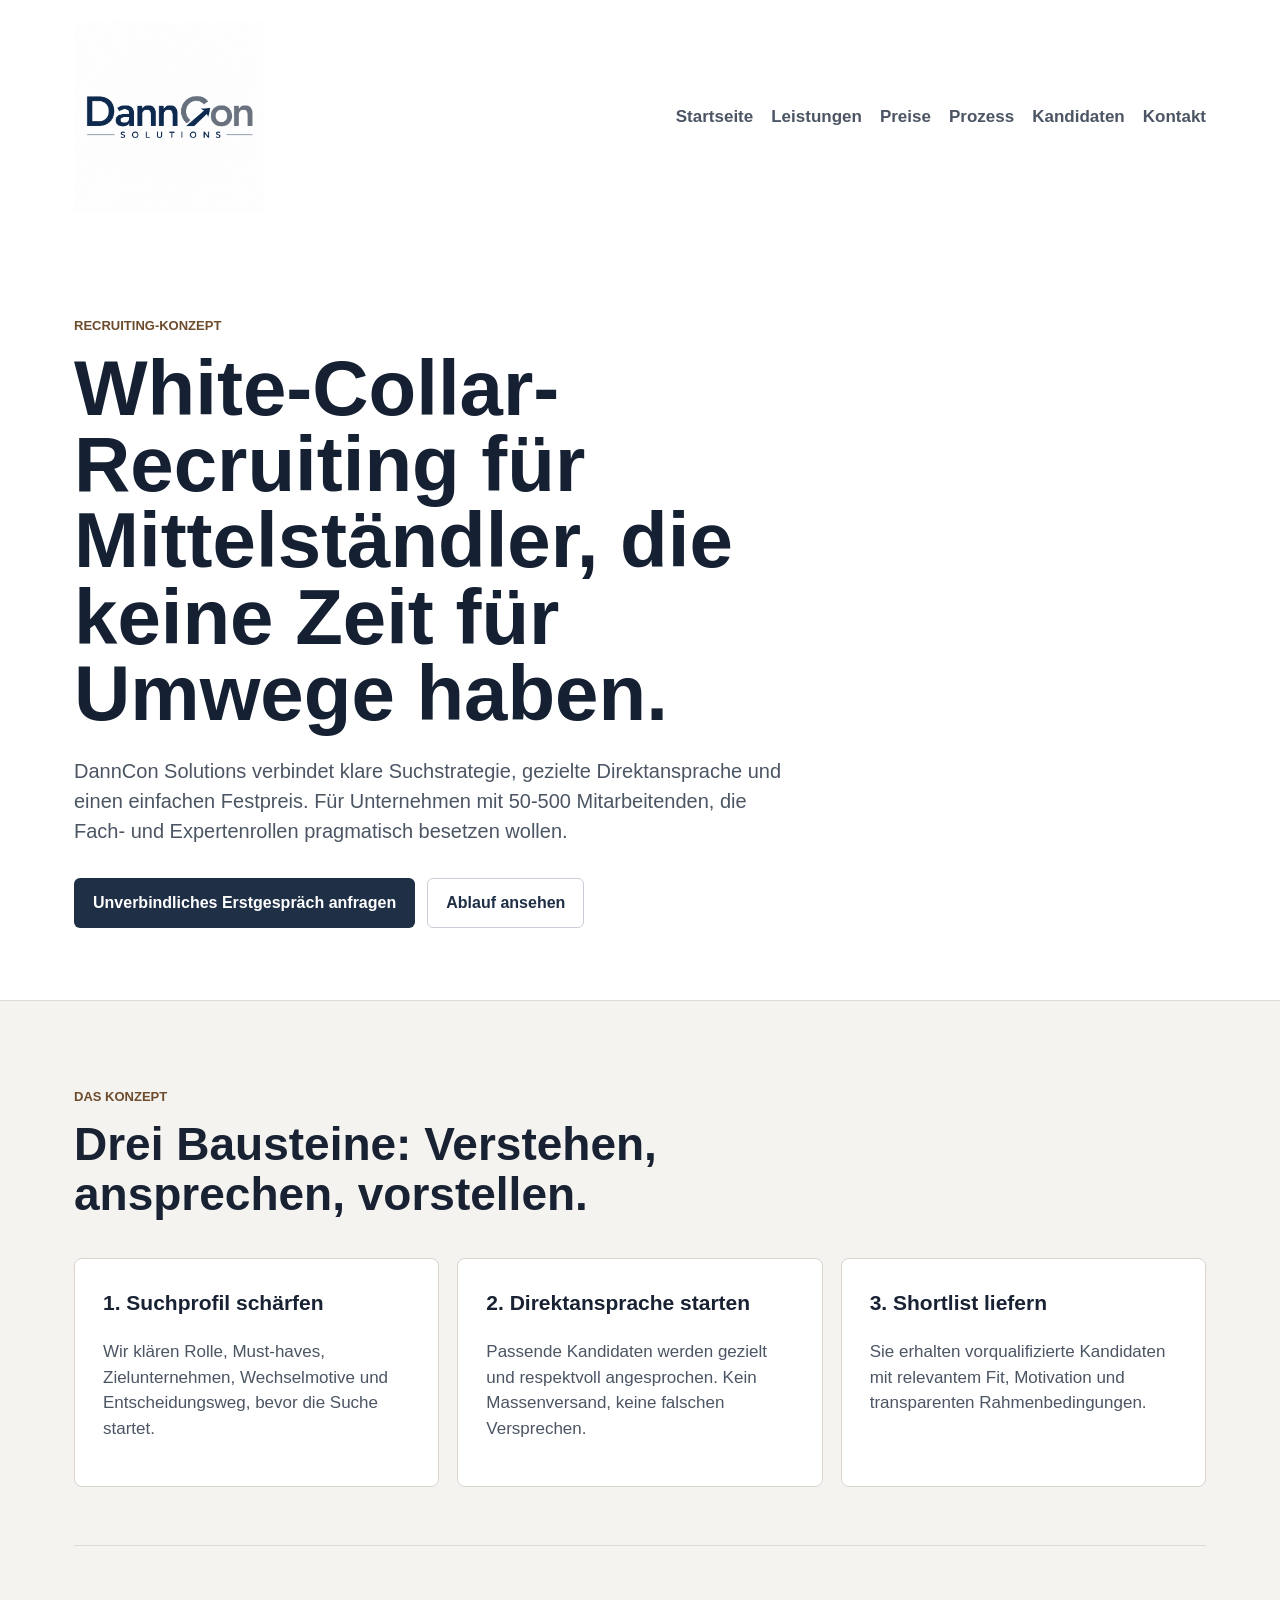
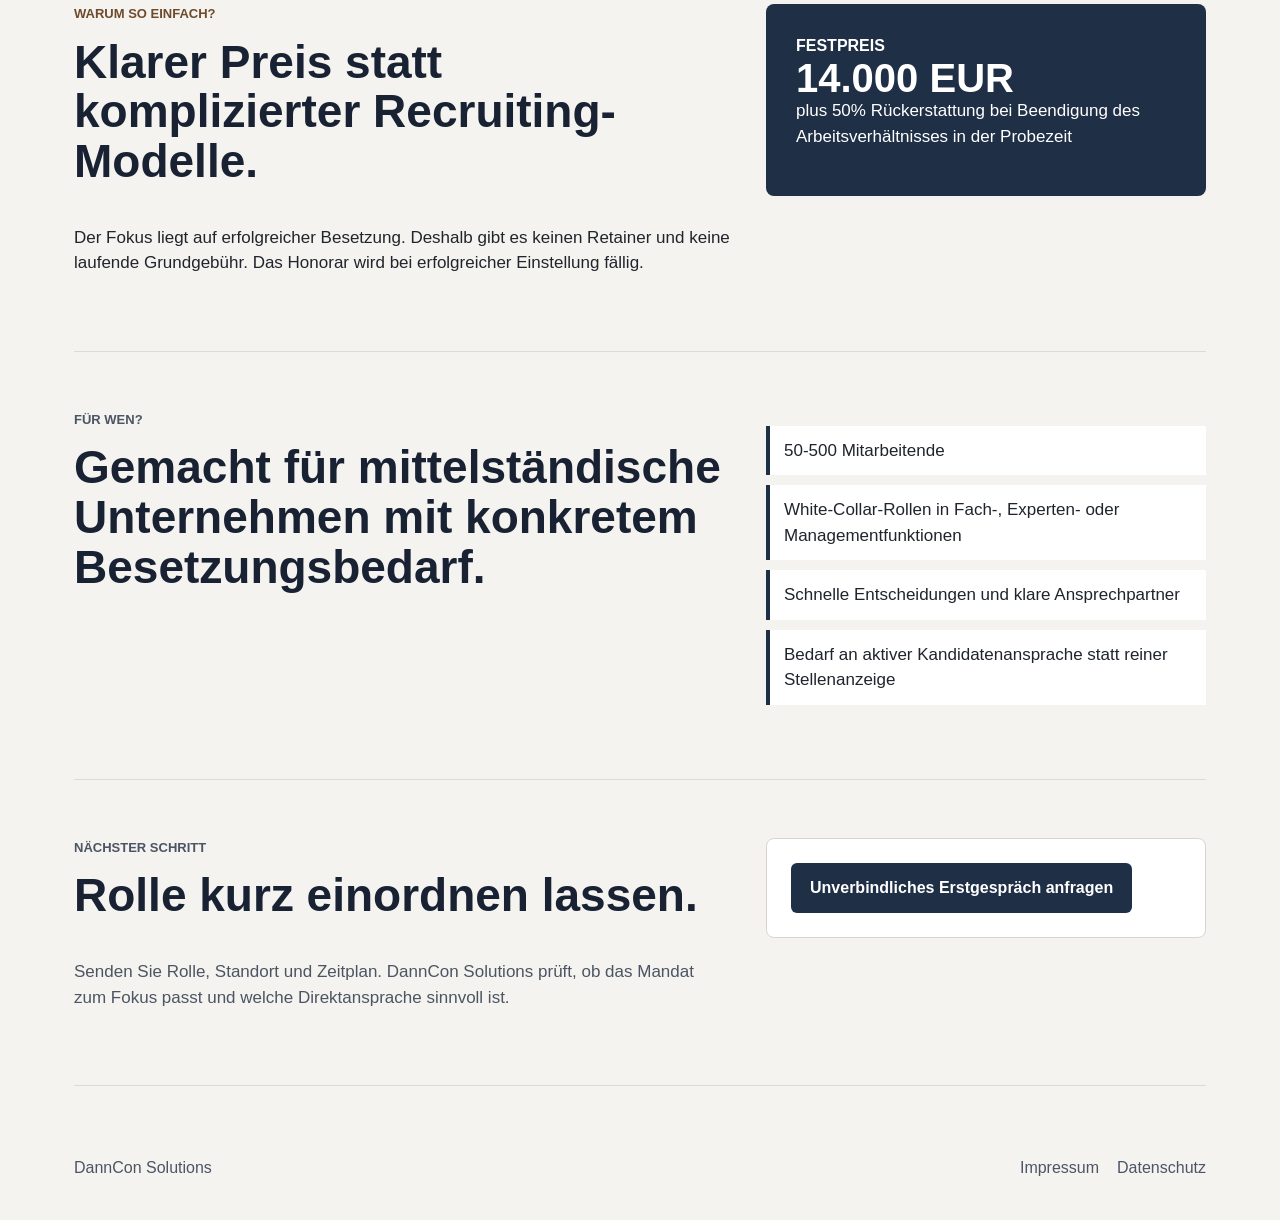
<file: index.html>
<!doctype html>
<html lang="de">
<head>
  <meta charset="utf-8" />
  <meta name="viewport" content="width=device-width, initial-scale=1" />
  <meta
    name="description"
    content="DannCon Solutions bietet White-Collar-Recruiting für mittelständische Unternehmen: klarer Festpreis, schnelle Direktansprache, erfolgsbasiert."
  />
  <title>DannCon Solutions | White-Collar-Recruiting für den Mittelstand</title>
  <link rel="stylesheet" href="styles.css" />
</head>
<body>
  <header class="site-header">
    <nav class="nav" aria-label="Hauptnavigation">
      <a class="brand" href="index.html" aria-label="DannCon Solutions Startseite">
        <img class="brand-logo" src="danncon-logo.png" alt="DannCon Solutions Logo" />
      </a>
      <div class="nav-links">
        <a href="index.html">Startseite</a>
        <a href="leistungen.html">Leistungen</a>
        <a href="preise.html">Preise</a>
        <a href="prozess.html">Prozess</a>
        <a href="kandidaten.html">Kandidaten</a>
        <a href="kontakt.html">Kontakt</a>
      </div>
    </nav>


    <section class="hero concept-hero hero-single" aria-labelledby="hero-title">
      <div class="hero-content">
        <p class="eyebrow">Recruiting-Konzept</p>
        <h1 id="hero-title">White-Collar-Recruiting für Mittelständler, die keine Zeit für Umwege haben.</h1>
        <p class="hero-text">
          DannCon Solutions verbindet klare Suchstrategie, gezielte Direktansprache und einen einfachen
          Festpreis. Für Unternehmen mit 50-500 Mitarbeitenden, die Fach- und Expertenrollen pragmatisch
          besetzen wollen.
        </p>
        <div class="hero-actions">
          <a class="button primary" href="kontakt.html">Unverbindliches Erstgespräch anfragen</a>
          <a class="button secondary" href="prozess.html">Ablauf ansehen</a>
        </div>
      </div>
    </section>
  </header>

  <main>
    <section class="section" aria-labelledby="konzept-title">
      <div class="section-heading">
        <p class="eyebrow">Das Konzept</p>
        <h2 id="konzept-title">Drei Bausteine: Verstehen, ansprechen, vorstellen.</h2>
      </div>
      <div class="cards three">
        <article class="card">
          <h3>1. Suchprofil schärfen</h3>
          <p>Wir klären Rolle, Must-haves, Zielunternehmen, Wechselmotive und Entscheidungsweg, bevor die Suche startet.</p>
        </article>
        <article class="card">
          <h3>2. Direktansprache starten</h3>
          <p>Passende Kandidaten werden gezielt und respektvoll angesprochen. Kein Massenversand, keine falschen Versprechen.</p>
        </article>
        <article class="card">
          <h3>3. Shortlist liefern</h3>
          <p>Sie erhalten vorqualifizierte Kandidaten mit relevantem Fit, Motivation und transparenten Rahmenbedingungen.</p>
        </article>
      </div>
    </section>

    <section class="section concept-band">
      <div>
        <p class="eyebrow">Warum so einfach?</p>
        <h2>Klarer Preis statt komplizierter Recruiting-Modelle.</h2>
        <p>
          Der Fokus liegt auf erfolgreicher Besetzung. Deshalb gibt es keinen Retainer und keine laufende
          Grundgebühr. Das Honorar wird bei erfolgreicher Einstellung fällig.
        </p>
      </div>
      <div class="pricing-box">
        <span>Festpreis</span>
        <strong>14.000 EUR</strong>
        <p>plus 50% Rückerstattung bei Beendigung des Arbeitsverhältnisses in der Probezeit</p>
      </div>
    </section>

    <section class="section split">
      <div>
        <p class="eyebrow">Für wen?</p>
        <h2>Gemacht für mittelständische Unternehmen mit konkretem Besetzungsbedarf.</h2>
      </div>
      <div>
        <ul class="check-list">
          <li>50-500 Mitarbeitende</li>
          <li>White-Collar-Rollen in Fach-, Experten- oder Managementfunktionen</li>
          <li>Schnelle Entscheidungen und klare Ansprechpartner</li>
          <li>Bedarf an aktiver Kandidatenansprache statt reiner Stellenanzeige</li>
        </ul>
      </div>
    </section>

    <section class="section contact-section">
      <div>
        <p class="eyebrow">Nächster Schritt</p>
        <h2>Rolle kurz einordnen lassen.</h2>
        <p>
          Senden Sie Rolle, Standort und Zeitplan. DannCon Solutions prüft, ob das Mandat zum
          Fokus passt und welche Direktansprache sinnvoll ist.
        </p>
      </div>
      <div class="cta-box">
        <a class="button primary" href="kontakt.html">Unverbindliches Erstgespräch anfragen</a>
      </div>
    </section>
  </main>

  <footer class="footer">
    <span>DannCon Solutions</span>
    <div>
      <a href="impressum.html">Impressum</a>
      <a href="datenschutz.html">Datenschutz</a>
    </div>
  </footer>
</body>
</html>
</file>
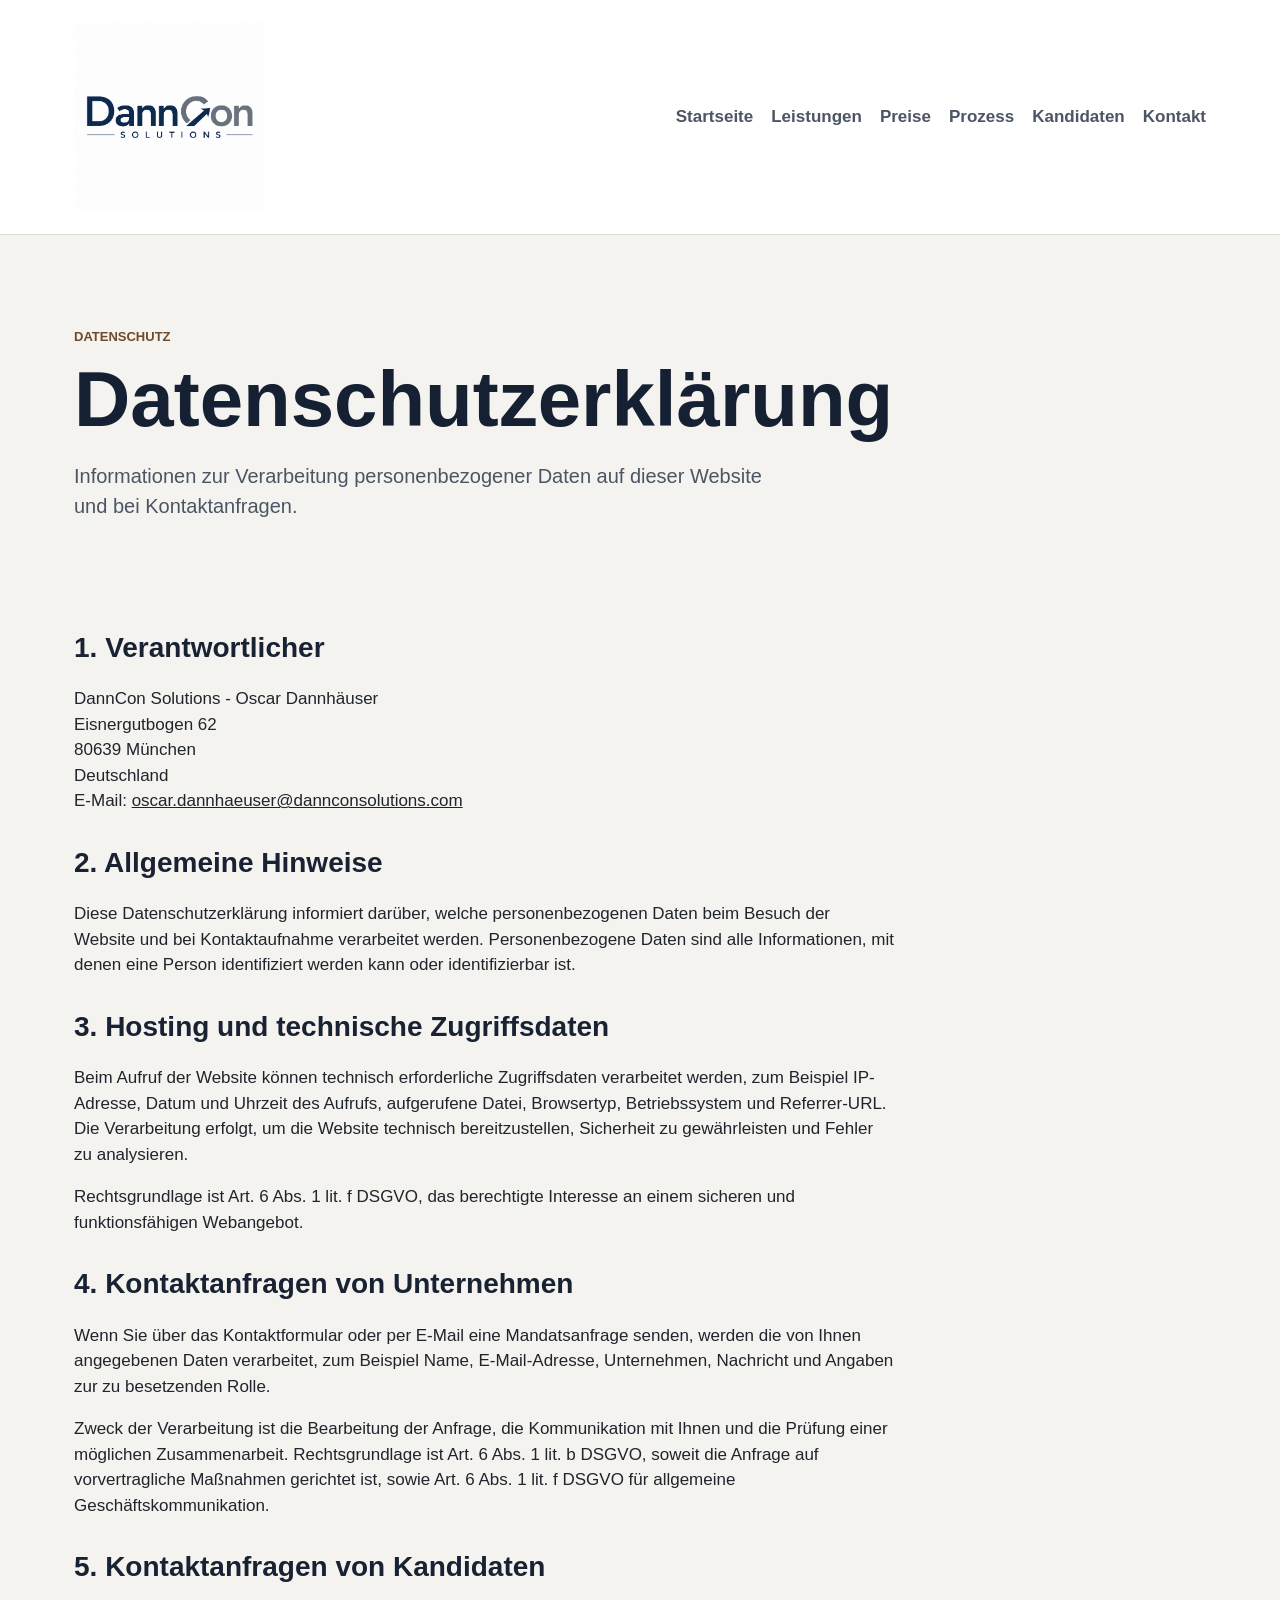
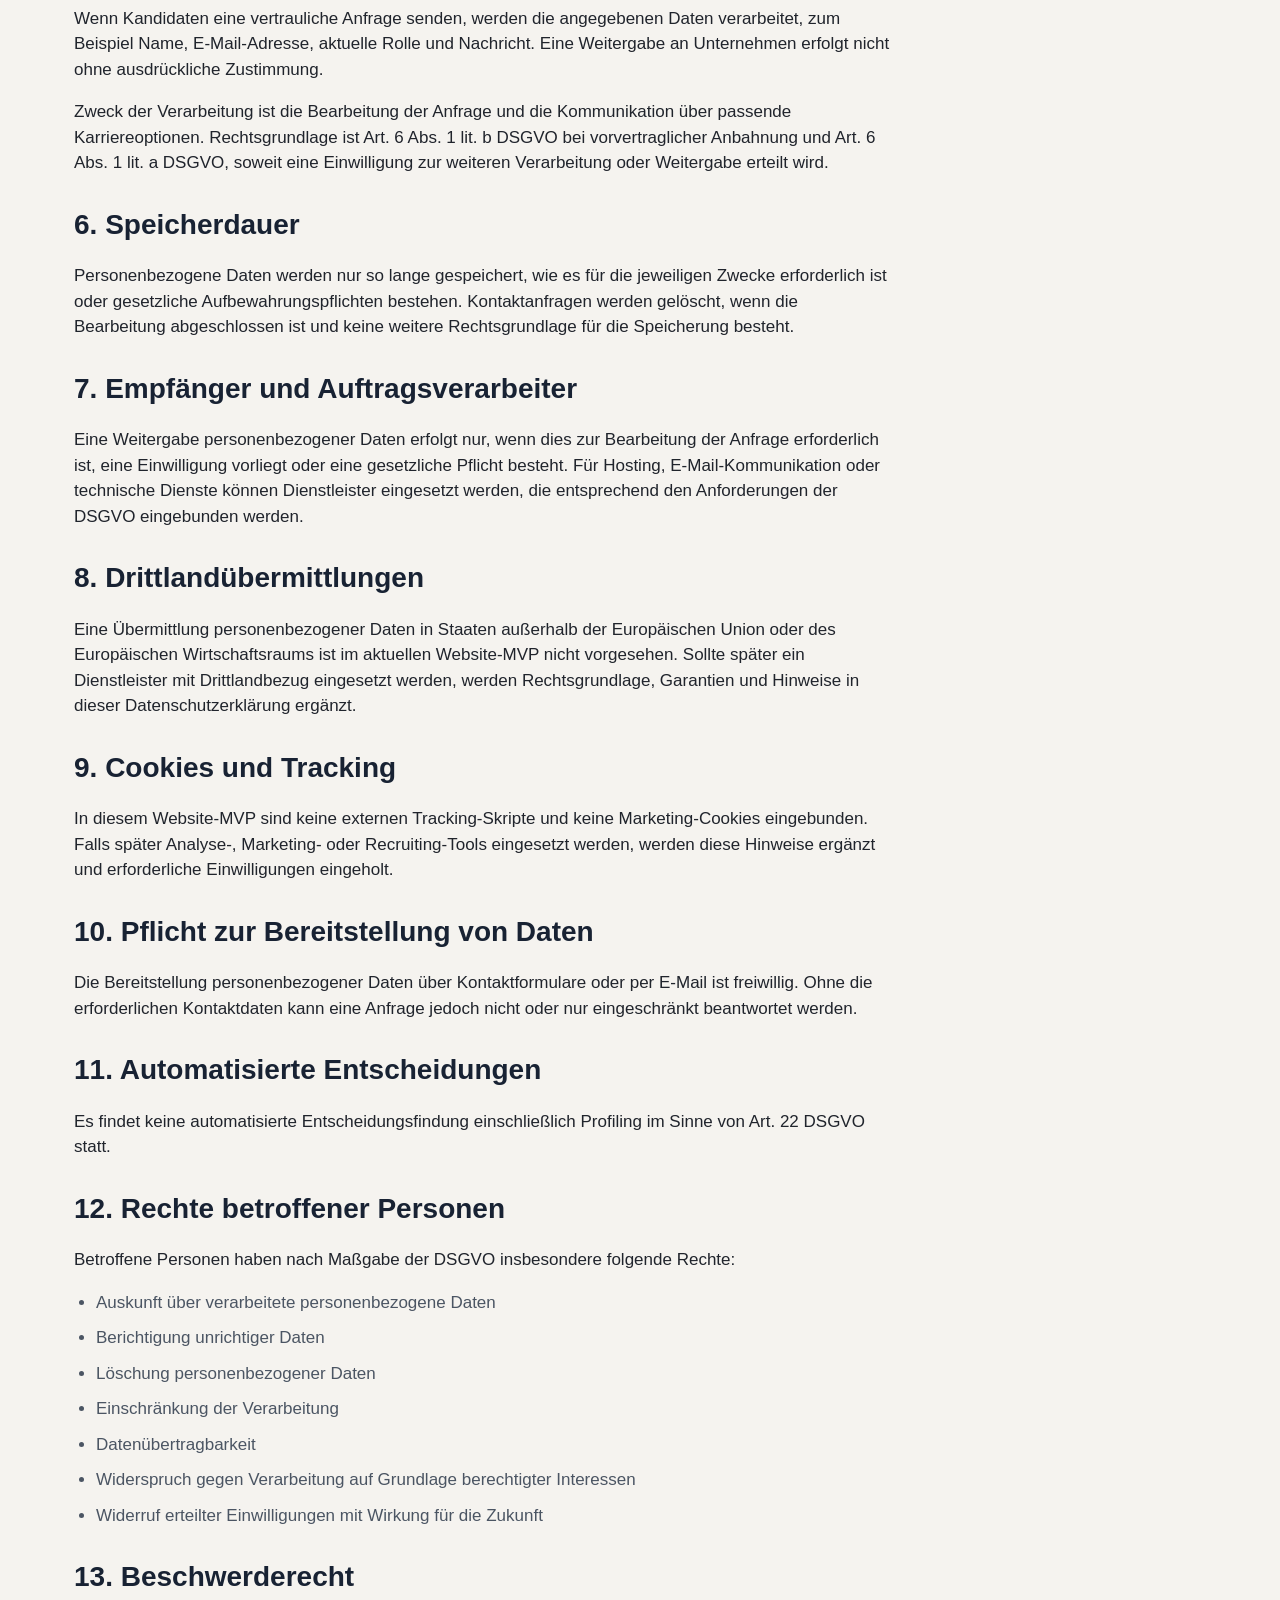
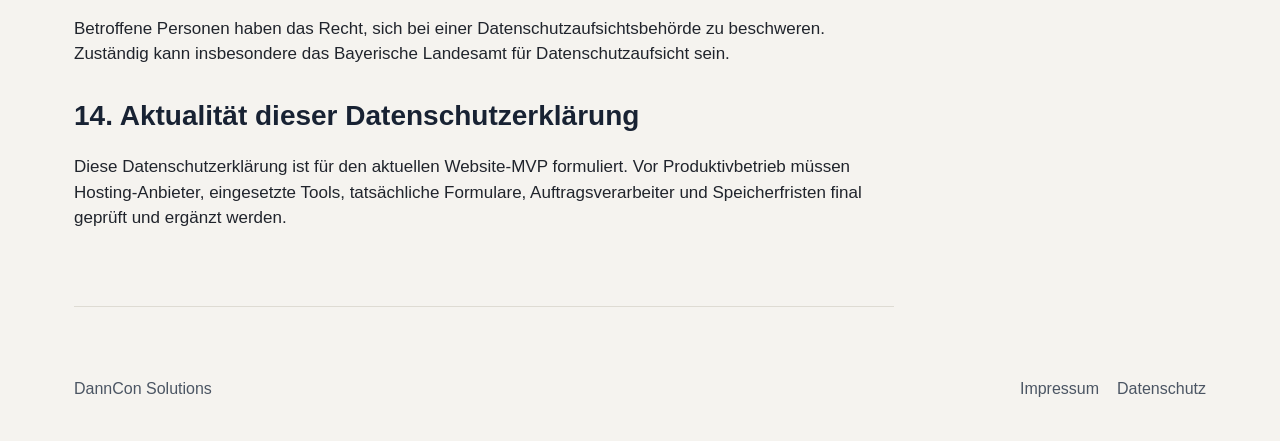
<file: datenschutz.html>
<!doctype html>
<html lang="de">
<head>
  <meta charset="utf-8" />
  <meta name="viewport" content="width=device-width, initial-scale=1" />
  <title>Datenschutz | DannCon Solutions</title>
  <link rel="stylesheet" href="styles.css" />
</head>
<body>
  <header class="site-header">
    <nav class="nav" aria-label="Hauptnavigation">
      <a class="brand" href="index.html" aria-label="DannCon Solutions Startseite"><img class="brand-logo" src="danncon-logo.png" alt="DannCon Solutions Logo" /></a>
      <div class="nav-links">
        <a href="index.html">Startseite</a>
        <a href="leistungen.html">Leistungen</a>
        <a href="preise.html">Preise</a>
        <a href="prozess.html">Prozess</a>
        <a href="kandidaten.html">Kandidaten</a>
        <a href="kontakt.html">Kontakt</a>
      </div>
    </nav>
  </header>

  <main>
    <section class="page-hero">
      <p class="eyebrow">Datenschutz</p>
      <h1>Datenschutzerklärung</h1>
      <p class="hero-text">Informationen zur Verarbeitung personenbezogener Daten auf dieser Website und bei Kontaktanfragen.</p>
    </section>

    <section class="section legal-content">
      <h2>1. Verantwortlicher</h2>
      <p>
        DannCon Solutions - Oscar Dannhäuser<br />
        Eisnergutbogen 62<br />
        80639 München<br />
        Deutschland<br />
        E-Mail: <a href="mailto:oscar.dannhaeuser@dannconsolutions.com">oscar.dannhaeuser@dannconsolutions.com</a>
      </p>

      <h2>2. Allgemeine Hinweise</h2>
      <p>
        Diese Datenschutzerklärung informiert darüber, welche personenbezogenen Daten beim Besuch
        der Website und bei Kontaktaufnahme verarbeitet werden. Personenbezogene Daten sind alle
        Informationen, mit denen eine Person identifiziert werden kann oder identifizierbar ist.
      </p>

      <h2>3. Hosting und technische Zugriffsdaten</h2>
      <p>
        Beim Aufruf der Website können technisch erforderliche Zugriffsdaten verarbeitet werden,
        zum Beispiel IP-Adresse, Datum und Uhrzeit des Aufrufs, aufgerufene Datei, Browsertyp,
        Betriebssystem und Referrer-URL. Die Verarbeitung erfolgt, um die Website technisch
        bereitzustellen, Sicherheit zu gewährleisten und Fehler zu analysieren.
      </p>
      <p>Rechtsgrundlage ist Art. 6 Abs. 1 lit. f DSGVO, das berechtigte Interesse an einem sicheren und funktionsfähigen Webangebot.</p>

      <h2>4. Kontaktanfragen von Unternehmen</h2>
      <p>
        Wenn Sie über das Kontaktformular oder per E-Mail eine Mandatsanfrage senden, werden die
        von Ihnen angegebenen Daten verarbeitet, zum Beispiel Name, E-Mail-Adresse, Unternehmen,
        Nachricht und Angaben zur zu besetzenden Rolle.
      </p>
      <p>
        Zweck der Verarbeitung ist die Bearbeitung der Anfrage, die Kommunikation mit Ihnen und
        die Prüfung einer möglichen Zusammenarbeit. Rechtsgrundlage ist Art. 6 Abs. 1 lit. b DSGVO,
        soweit die Anfrage auf vorvertragliche Maßnahmen gerichtet ist, sowie Art. 6 Abs. 1 lit. f DSGVO
        für allgemeine Geschäftskommunikation.
      </p>

      <h2>5. Kontaktanfragen von Kandidaten</h2>
      <p>
        Wenn Kandidaten eine vertrauliche Anfrage senden, werden die angegebenen Daten verarbeitet,
        zum Beispiel Name, E-Mail-Adresse, aktuelle Rolle und Nachricht. Eine Weitergabe an Unternehmen
        erfolgt nicht ohne ausdrückliche Zustimmung.
      </p>
      <p>
        Zweck der Verarbeitung ist die Bearbeitung der Anfrage und die Kommunikation über passende
        Karriereoptionen. Rechtsgrundlage ist Art. 6 Abs. 1 lit. b DSGVO bei vorvertraglicher Anbahnung
        und Art. 6 Abs. 1 lit. a DSGVO, soweit eine Einwilligung zur weiteren Verarbeitung oder Weitergabe
        erteilt wird.
      </p>

      <h2>6. Speicherdauer</h2>
      <p>
        Personenbezogene Daten werden nur so lange gespeichert, wie es für die jeweiligen Zwecke
        erforderlich ist oder gesetzliche Aufbewahrungspflichten bestehen. Kontaktanfragen werden
        gelöscht, wenn die Bearbeitung abgeschlossen ist und keine weitere Rechtsgrundlage für die
        Speicherung besteht.
      </p>

      <h2>7. Empfänger und Auftragsverarbeiter</h2>
      <p>
        Eine Weitergabe personenbezogener Daten erfolgt nur, wenn dies zur Bearbeitung der Anfrage
        erforderlich ist, eine Einwilligung vorliegt oder eine gesetzliche Pflicht besteht. Für Hosting,
        E-Mail-Kommunikation oder technische Dienste können Dienstleister eingesetzt werden, die
        entsprechend den Anforderungen der DSGVO eingebunden werden.
      </p>

      <h2>8. Drittlandübermittlungen</h2>
      <p>
        Eine Übermittlung personenbezogener Daten in Staaten außerhalb der Europäischen Union oder
        des Europäischen Wirtschaftsraums ist im aktuellen Website-MVP nicht vorgesehen. Sollte später
        ein Dienstleister mit Drittlandbezug eingesetzt werden, werden Rechtsgrundlage, Garantien und
        Hinweise in dieser Datenschutzerklärung ergänzt.
      </p>

      <h2>9. Cookies und Tracking</h2>
      <p>
        In diesem Website-MVP sind keine externen Tracking-Skripte und keine Marketing-Cookies eingebunden.
        Falls später Analyse-, Marketing- oder Recruiting-Tools eingesetzt werden, werden diese Hinweise
        ergänzt und erforderliche Einwilligungen eingeholt.
      </p>

      <h2>10. Pflicht zur Bereitstellung von Daten</h2>
      <p>
        Die Bereitstellung personenbezogener Daten über Kontaktformulare oder per E-Mail ist freiwillig.
        Ohne die erforderlichen Kontaktdaten kann eine Anfrage jedoch nicht oder nur eingeschränkt
        beantwortet werden.
      </p>

      <h2>11. Automatisierte Entscheidungen</h2>
      <p>
        Es findet keine automatisierte Entscheidungsfindung einschließlich Profiling im Sinne von
        Art. 22 DSGVO statt.
      </p>

      <h2>12. Rechte betroffener Personen</h2>
      <p>Betroffene Personen haben nach Maßgabe der DSGVO insbesondere folgende Rechte:</p>
      <ul class="detail-list">
        <li>Auskunft über verarbeitete personenbezogene Daten</li>
        <li>Berichtigung unrichtiger Daten</li>
        <li>Löschung personenbezogener Daten</li>
        <li>Einschränkung der Verarbeitung</li>
        <li>Datenübertragbarkeit</li>
        <li>Widerspruch gegen Verarbeitung auf Grundlage berechtigter Interessen</li>
        <li>Widerruf erteilter Einwilligungen mit Wirkung für die Zukunft</li>
      </ul>

      <h2>13. Beschwerderecht</h2>
      <p>
        Betroffene Personen haben das Recht, sich bei einer Datenschutzaufsichtsbehörde zu beschweren.
        Zuständig kann insbesondere das Bayerische Landesamt für Datenschutzaufsicht sein.
      </p>

      <h2>14. Aktualität dieser Datenschutzerklärung</h2>
      <p>
        Diese Datenschutzerklärung ist für den aktuellen Website-MVP formuliert. Vor Produktivbetrieb
        müssen Hosting-Anbieter, eingesetzte Tools, tatsächliche Formulare, Auftragsverarbeiter und
        Speicherfristen final geprüft und ergänzt werden.
      </p>
    </section>
  </main>

  <footer class="footer"><span>DannCon Solutions</span><div><a href="impressum.html">Impressum</a><a href="datenschutz.html">Datenschutz</a></div></footer>
</body>
</html>
</file>
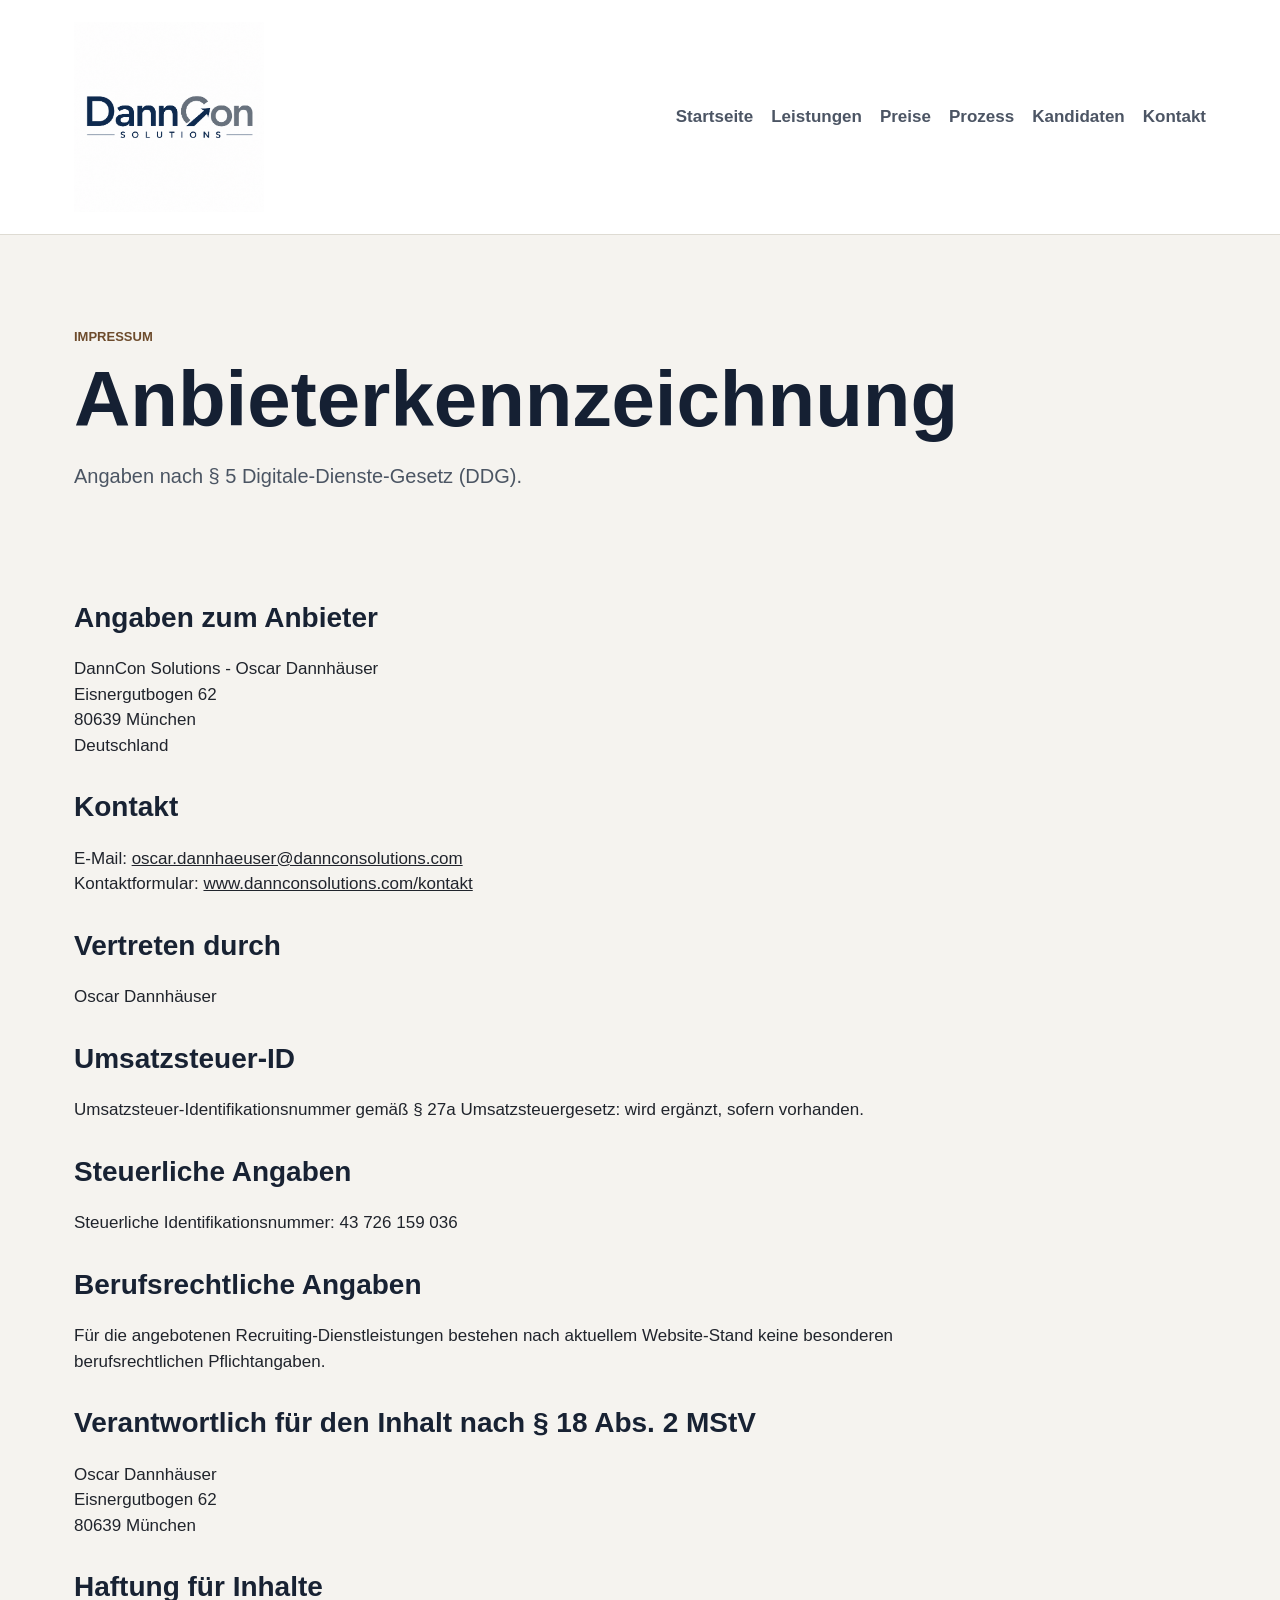
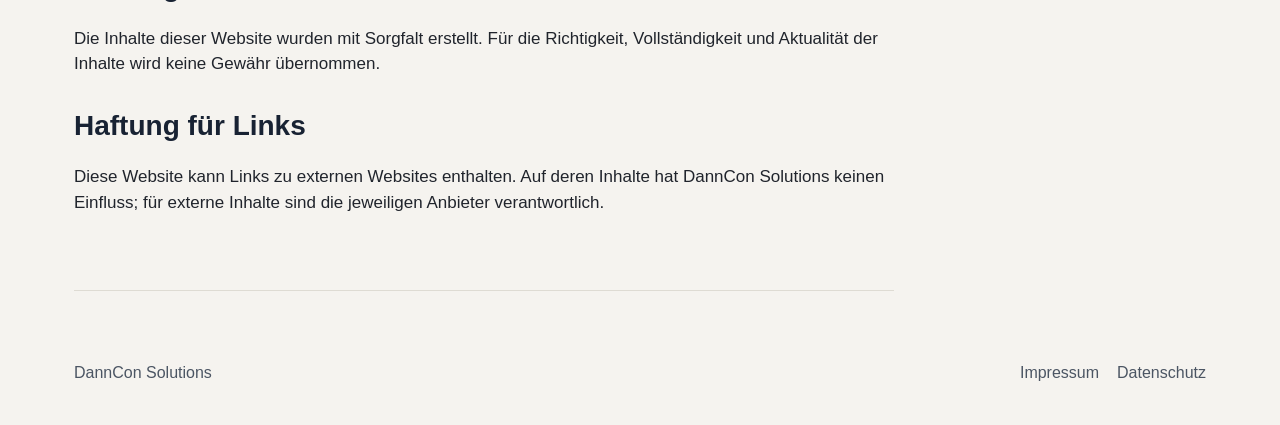
<file: impressum.html>
<!doctype html>
<html lang="de">
<head>
  <meta charset="utf-8" />
  <meta name="viewport" content="width=device-width, initial-scale=1" />
  <title>Impressum | DannCon Solutions</title>
  <link rel="stylesheet" href="styles.css" />
</head>
<body>
  <header class="site-header">
    <nav class="nav" aria-label="Hauptnavigation">
      <a class="brand" href="index.html" aria-label="DannCon Solutions Startseite"><img class="brand-logo" src="danncon-logo.png" alt="DannCon Solutions Logo" /></a>
      <div class="nav-links">
        <a href="index.html">Startseite</a>
        <a href="leistungen.html">Leistungen</a>
        <a href="preise.html">Preise</a>
        <a href="prozess.html">Prozess</a>
        <a href="kandidaten.html">Kandidaten</a>
        <a href="kontakt.html">Kontakt</a>
      </div>
    </nav>
  </header>

  <main>
    <section class="page-hero">
      <p class="eyebrow">Impressum</p>
      <h1>Anbieterkennzeichnung</h1>
      <p class="hero-text">Angaben nach § 5 Digitale-Dienste-Gesetz (DDG).</p>
    </section>

    <section class="section legal-content">
      <h2>Angaben zum Anbieter</h2>
      <p>
        DannCon Solutions - Oscar Dannhäuser<br />
        Eisnergutbogen 62<br />
        80639 München<br />
        Deutschland
      </p>

      <h2>Kontakt</h2>
      <p>
        E-Mail: <a href="mailto:oscar.dannhaeuser@dannconsolutions.com">oscar.dannhaeuser@dannconsolutions.com</a><br />
        Kontaktformular: <a href="kontakt.html">www.dannconsolutions.com/kontakt</a>
      </p>

      <h2>Vertreten durch</h2>
      <p>Oscar Dannhäuser</p>

      <h2>Umsatzsteuer-ID</h2>
      <p>Umsatzsteuer-Identifikationsnummer gemäß § 27a Umsatzsteuergesetz: wird ergänzt, sofern vorhanden.</p>

      <h2>Steuerliche Angaben</h2>
      <p>Steuerliche Identifikationsnummer: 43 726 159 036</p>

      <h2>Berufsrechtliche Angaben</h2>
      <p>Für die angebotenen Recruiting-Dienstleistungen bestehen nach aktuellem Website-Stand keine besonderen berufsrechtlichen Pflichtangaben.</p>

      <h2>Verantwortlich für den Inhalt nach § 18 Abs. 2 MStV</h2>
      <p>
        Oscar Dannhäuser<br />
        Eisnergutbogen 62<br />
        80639 München
      </p>

      <h2>Haftung für Inhalte</h2>
      <p>Die Inhalte dieser Website wurden mit Sorgfalt erstellt. Für die Richtigkeit, Vollständigkeit und Aktualität der Inhalte wird keine Gewähr übernommen.</p>

      <h2>Haftung für Links</h2>
      <p>Diese Website kann Links zu externen Websites enthalten. Auf deren Inhalte hat DannCon Solutions keinen Einfluss; für externe Inhalte sind die jeweiligen Anbieter verantwortlich.</p>
    </section>
  </main>

  <footer class="footer"><span>DannCon Solutions</span><div><a href="impressum.html">Impressum</a><a href="datenschutz.html">Datenschutz</a></div></footer>
</body>
</html>
</file>
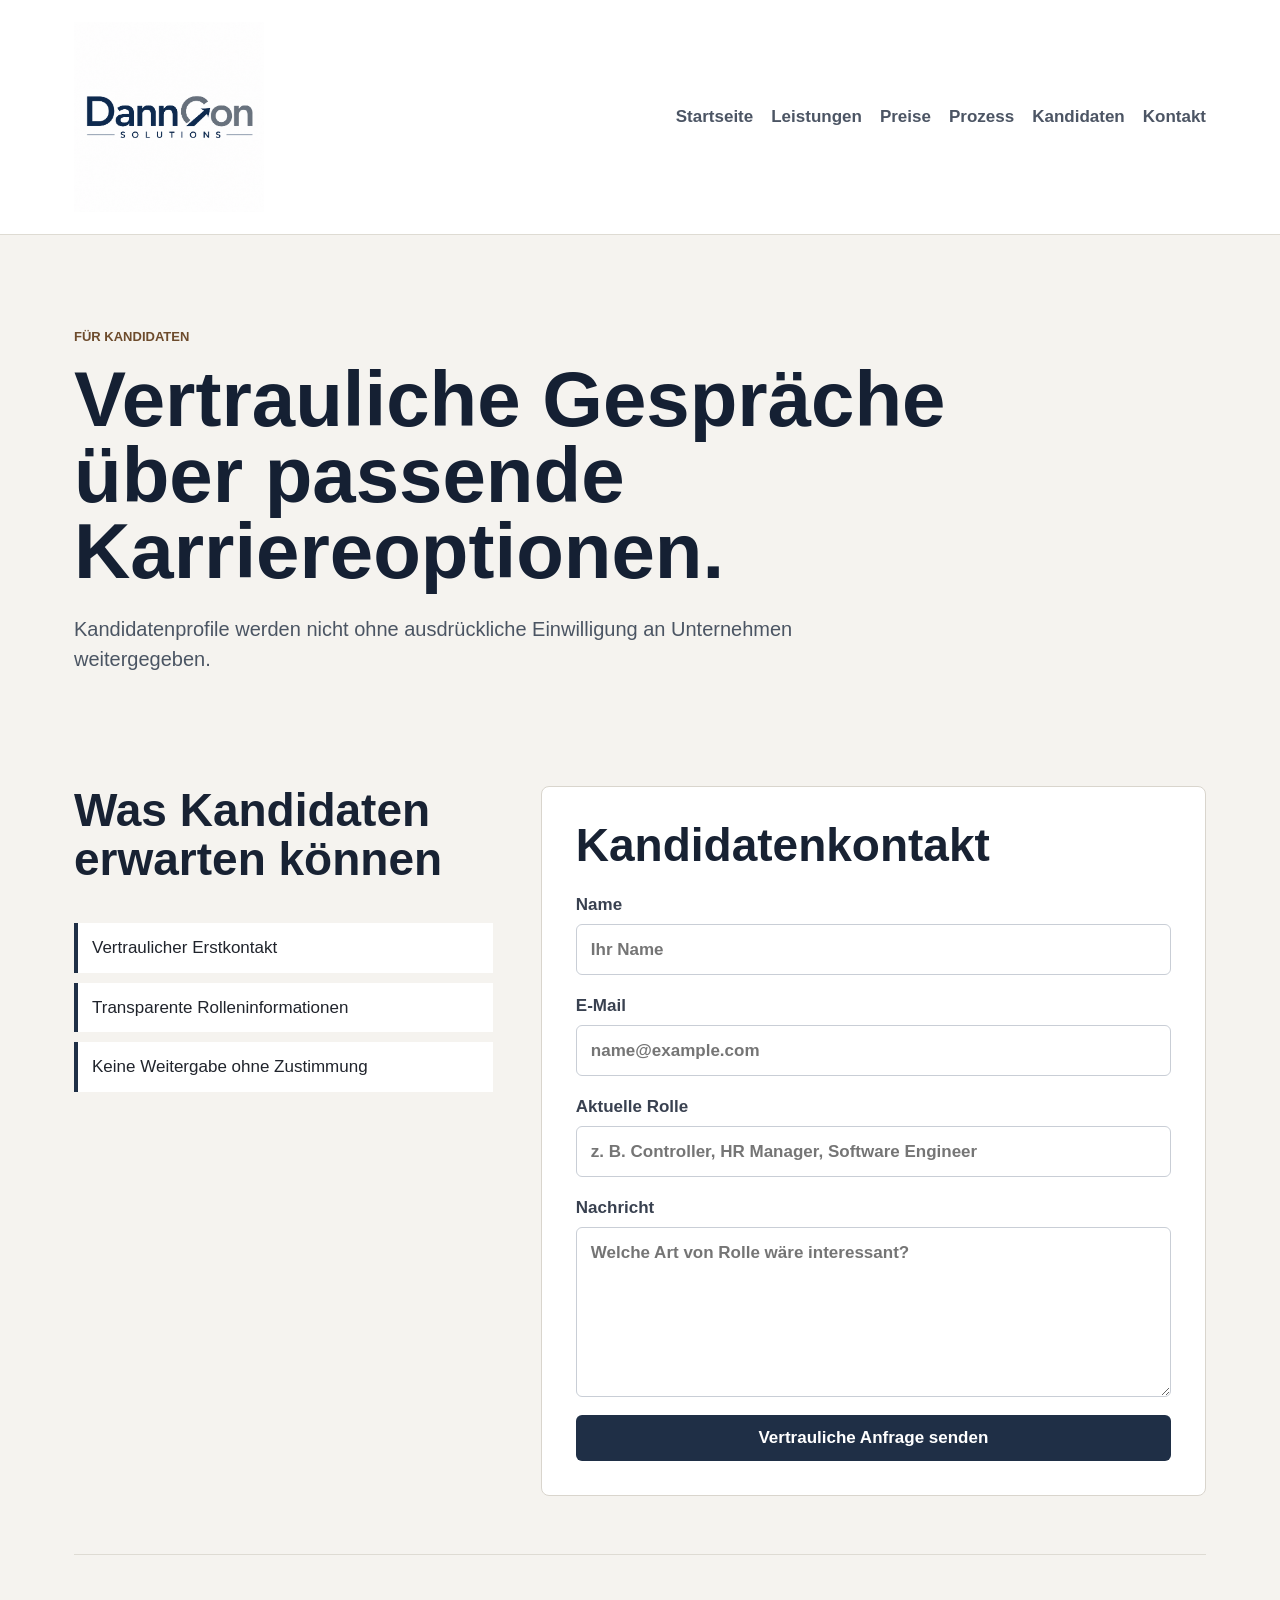
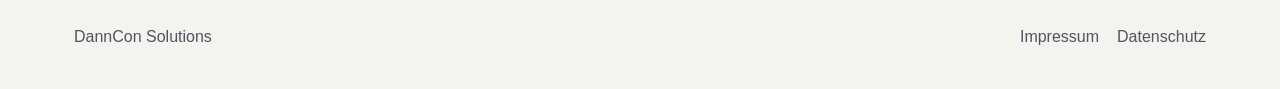
<file: kandidaten.html>
<!doctype html>
<html lang="de">
<head>
  <meta charset="utf-8" />
  <meta name="viewport" content="width=device-width, initial-scale=1" />
  <title>Für Kandidaten | DannCon Solutions</title>
  <link rel="stylesheet" href="styles.css" />
</head>
<body>
  <header class="site-header">
    <nav class="nav" aria-label="Hauptnavigation">
      <a class="brand" href="index.html" aria-label="DannCon Solutions Startseite"><img class="brand-logo" src="danncon-logo.png" alt="DannCon Solutions Logo" /></a>
      <div class="nav-links">
        <a href="index.html">Startseite</a>
        <a href="leistungen.html">Leistungen</a>
        <a href="preise.html">Preise</a>
        <a href="prozess.html">Prozess</a>
        <a href="kandidaten.html">Kandidaten</a>
        <a href="kontakt.html">Kontakt</a>
      </div>
    </nav>
  </header>

  <main>
    <section class="page-hero">
      <p class="eyebrow">Für Kandidaten</p>
      <h1>Vertrauliche Gespräche über passende Karriereoptionen.</h1>
      <p class="hero-text">Kandidatenprofile werden nicht ohne ausdrückliche Einwilligung an Unternehmen weitergegeben.</p>
    </section>

    <section class="section split candidate-contact-section">
      <div>
        <h2>Was Kandidaten erwarten können</h2>
        <ul class="check-list">
          <li>Vertraulicher Erstkontakt</li>
          <li>Transparente Rolleninformationen</li>
          <li>Keine Weitergabe ohne Zustimmung</li>
        </ul>
      </div>
      <form class="contact-form candidate-form" action="mailto:oscar.dannhaeuser@dannconsolutions.com" method="post" enctype="text/plain">
        <h2>Kandidatenkontakt</h2>
        <label>
          Name
          <input type="text" name="kandidat_name" autocomplete="name" placeholder="Ihr Name" />
        </label>
        <label>
          E-Mail
          <input type="email" name="kandidat_email" autocomplete="email" placeholder="name@example.com" />
        </label>
        <label>
          Aktuelle Rolle
          <input type="text" name="aktuelle_rolle" placeholder="z. B. Controller, HR Manager, Software Engineer" />
        </label>
        <label>
          Nachricht
          <textarea name="kandidat_nachricht" rows="5" placeholder="Welche Art von Rolle wäre interessant?"></textarea>
        </label>
        <button class="button primary" type="submit">Vertrauliche Anfrage senden</button>
      </form>
    </section>
  </main>

  <footer class="footer"><span>DannCon Solutions</span><div><a href="impressum.html">Impressum</a><a href="datenschutz.html">Datenschutz</a></div></footer>
</body>
</html>
</file>
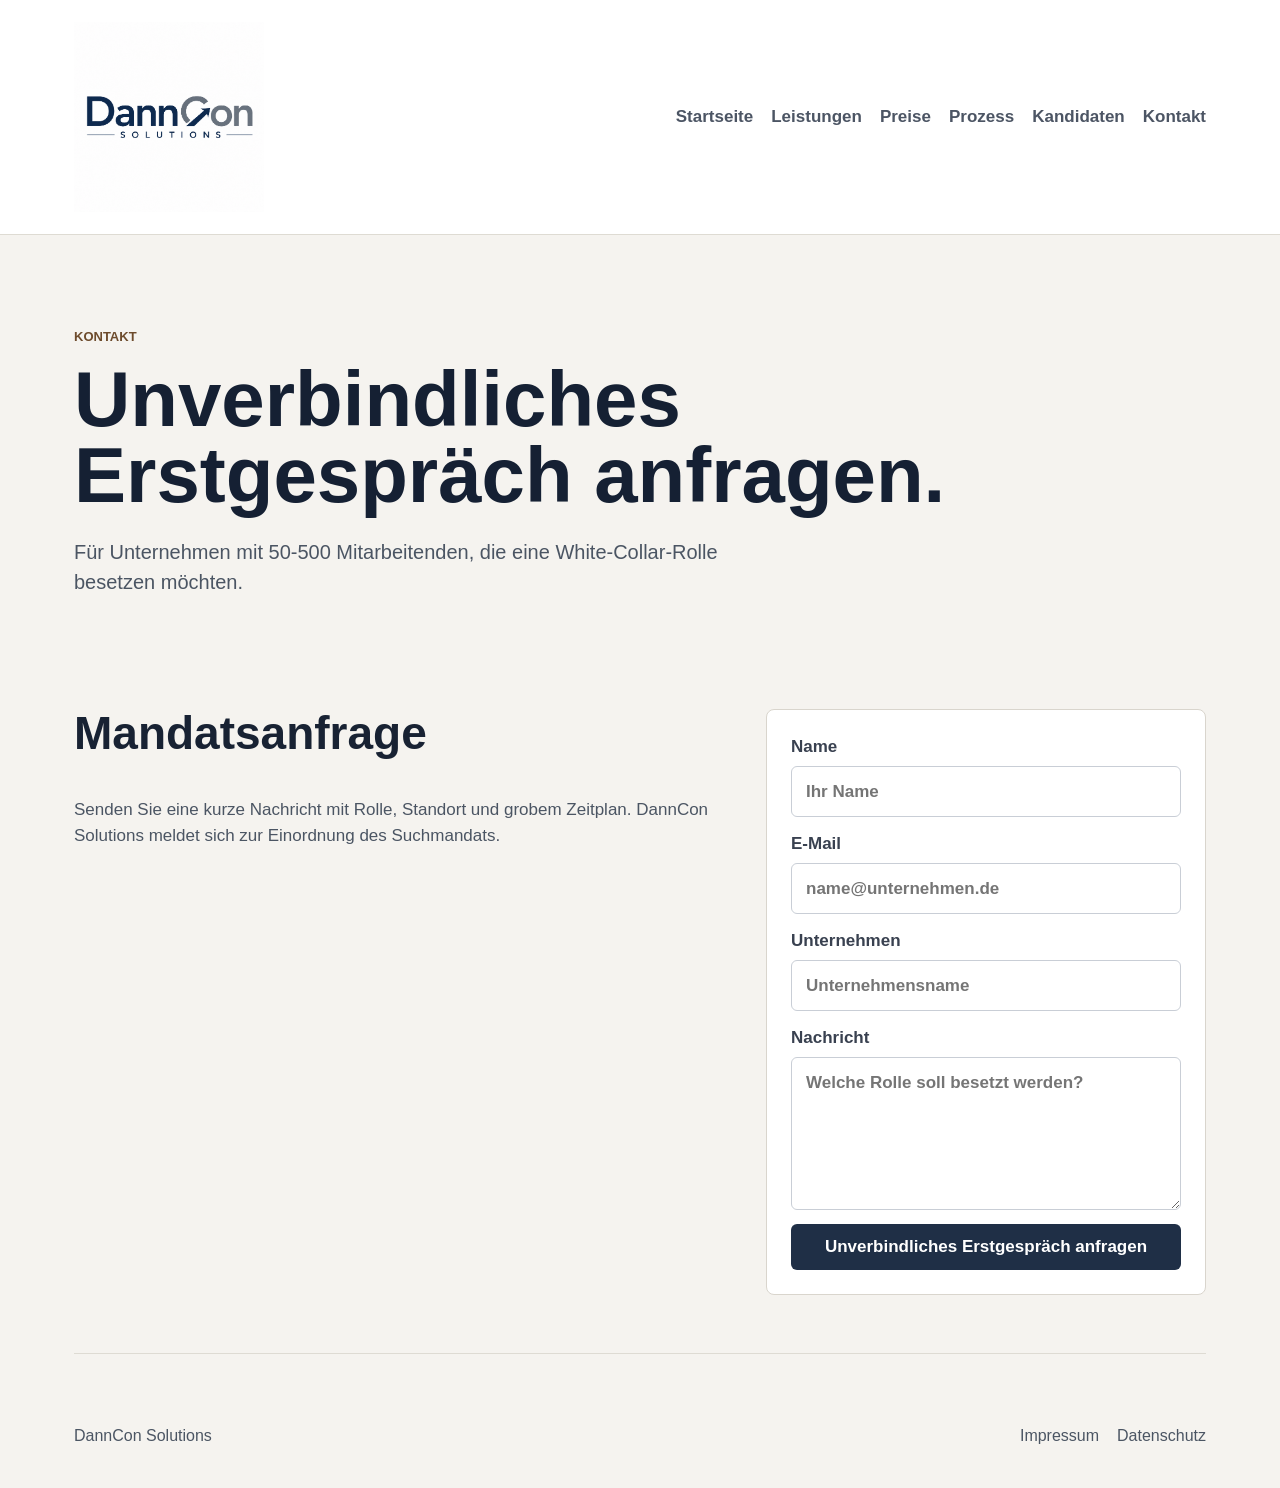
<file: kontakt.html>
<!doctype html>
<html lang="de">
<head>
  <meta charset="utf-8" />
  <meta name="viewport" content="width=device-width, initial-scale=1" />
  <title>Kontakt | DannCon Solutions</title>
  <link rel="stylesheet" href="styles.css" />
</head>
<body>
  <header class="site-header">
    <nav class="nav" aria-label="Hauptnavigation">
      <a class="brand" href="index.html" aria-label="DannCon Solutions Startseite"><img class="brand-logo" src="danncon-logo.png" alt="DannCon Solutions Logo" /></a>
      <div class="nav-links">
        <a href="index.html">Startseite</a>
        <a href="leistungen.html">Leistungen</a>
        <a href="preise.html">Preise</a>
        <a href="prozess.html">Prozess</a>
        <a href="kandidaten.html">Kandidaten</a>
        <a href="kontakt.html">Kontakt</a>
      </div>
    </nav>
  </header>

  <main>
    <section class="page-hero">
      <p class="eyebrow">Kontakt</p>
      <h1>Unverbindliches Erstgespräch anfragen.</h1>
      <p class="hero-text">Für Unternehmen mit 50-500 Mitarbeitenden, die eine White-Collar-Rolle besetzen möchten.</p>
    </section>

    <section class="section contact-section">
      <div>
        <h2>Mandatsanfrage</h2>
        <p>Senden Sie eine kurze Nachricht mit Rolle, Standort und grobem Zeitplan. DannCon Solutions meldet sich zur Einordnung des Suchmandats.</p>
      </div>
      <form class="contact-form" action="mailto:oscar.dannhaeuser@dannconsolutions.com" method="post" enctype="text/plain">
        <label>
          Name
          <input type="text" name="name" autocomplete="name" placeholder="Ihr Name" />
        </label>
        <label>
          E-Mail
          <input type="email" name="email" autocomplete="email" placeholder="name@unternehmen.de" />
        </label>
        <label>
          Unternehmen
          <input type="text" name="unternehmen" placeholder="Unternehmensname" />
        </label>
        <label>
          Nachricht
          <textarea name="message" rows="5" placeholder="Welche Rolle soll besetzt werden?"></textarea>
        </label>
        <button class="button primary" type="submit">Unverbindliches Erstgespräch anfragen</button>
      </form>
    </section>
  </main>

  <footer class="footer"><span>DannCon Solutions</span><div><a href="impressum.html">Impressum</a><a href="datenschutz.html">Datenschutz</a></div></footer>
</body>
</html>
</file>
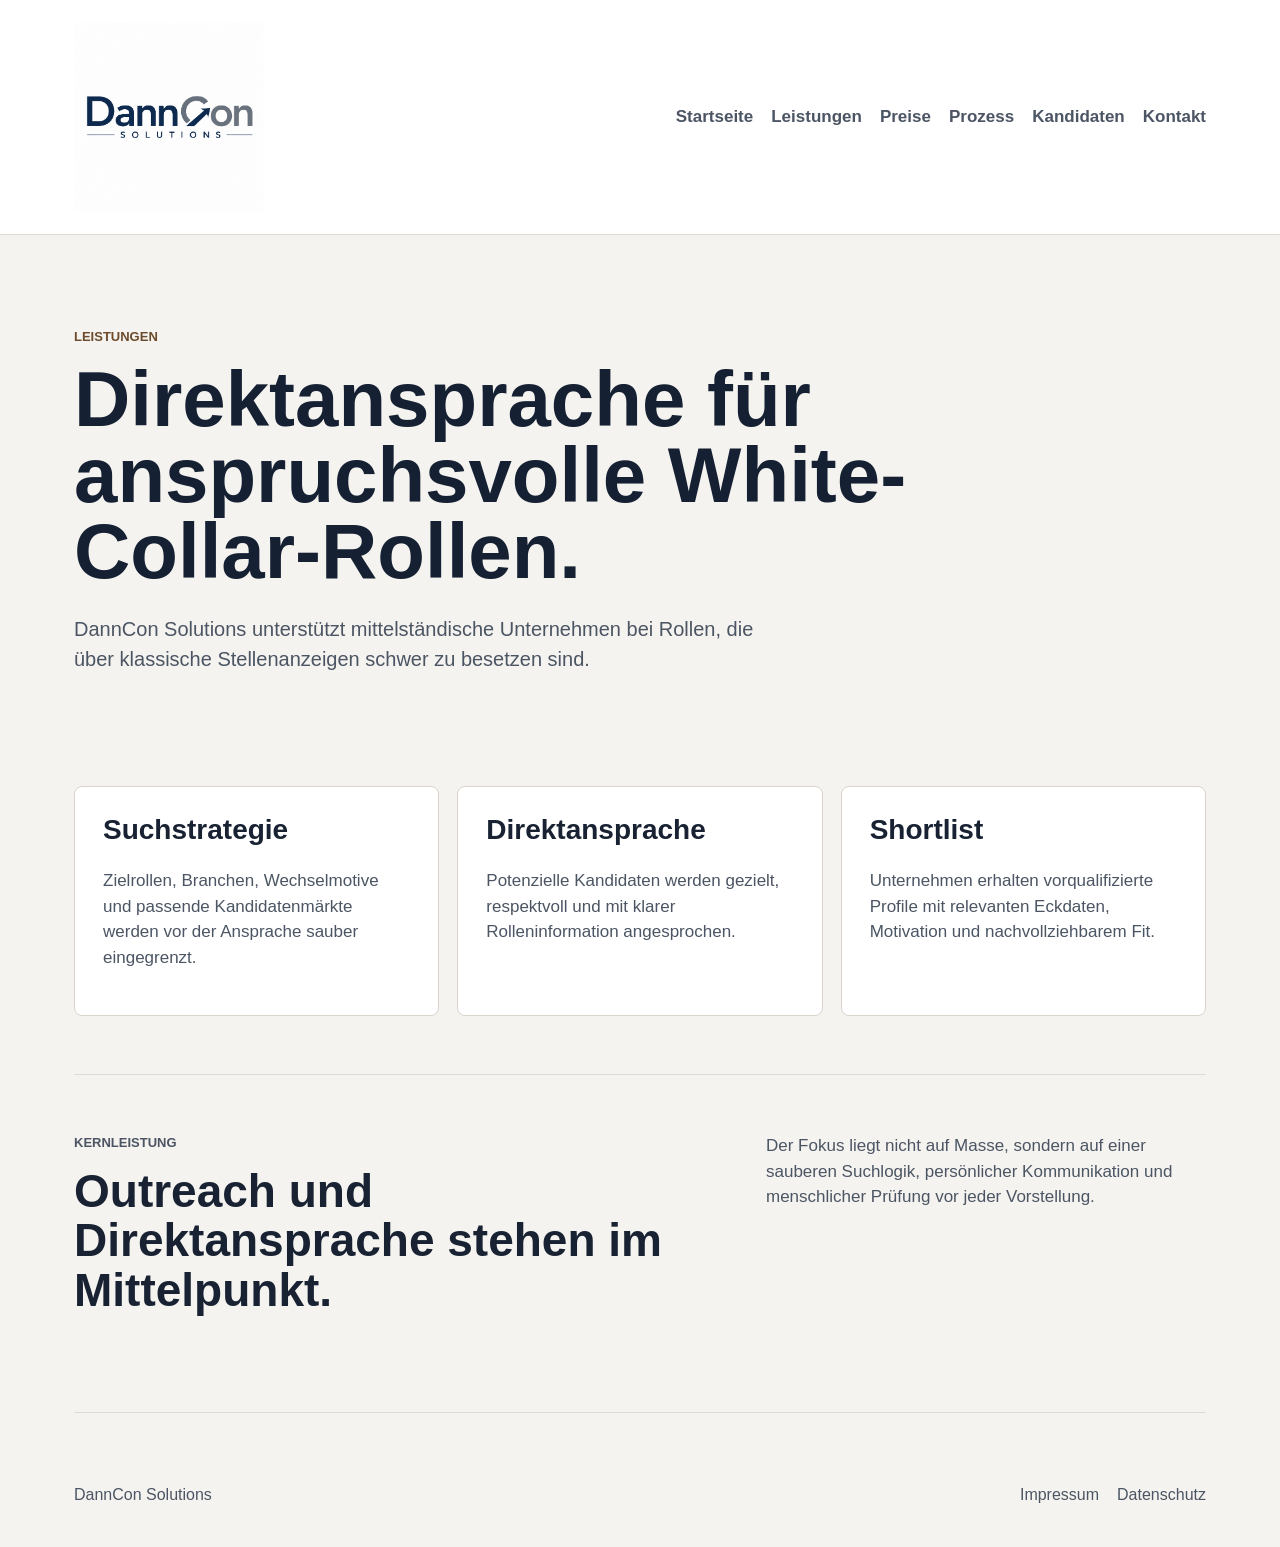
<file: leistungen.html>
<!doctype html>
<html lang="de">
<head>
  <meta charset="utf-8" />
  <meta name="viewport" content="width=device-width, initial-scale=1" />
  <title>Leistungen | DannCon Solutions</title>
  <link rel="stylesheet" href="styles.css" />
</head>
<body>
  <header class="site-header">
    <nav class="nav" aria-label="Hauptnavigation">
      <a class="brand" href="index.html" aria-label="DannCon Solutions Startseite"><img class="brand-logo" src="danncon-logo.png" alt="DannCon Solutions Logo" /></a>
      <div class="nav-links">
        <a href="index.html">Startseite</a>
        <a href="leistungen.html">Leistungen</a>
        <a href="preise.html">Preise</a>
        <a href="prozess.html">Prozess</a>
        <a href="kandidaten.html">Kandidaten</a>
        <a href="kontakt.html">Kontakt</a>
      </div>
    </nav>
  </header>

  <main>
    <section class="page-hero">
      <p class="eyebrow">Leistungen</p>
      <h1>Direktansprache für anspruchsvolle White-Collar-Rollen.</h1>
      <p class="hero-text">DannCon Solutions unterstützt mittelständische Unternehmen bei Rollen, die über klassische Stellenanzeigen schwer zu besetzen sind.</p>
    </section>

    <section class="section">
      <div class="cards three">
        <article class="card">
          <h2>Suchstrategie</h2>
          <p>Zielrollen, Branchen, Wechselmotive und passende Kandidatenmärkte werden vor der Ansprache sauber eingegrenzt.</p>
        </article>
        <article class="card">
          <h2>Direktansprache</h2>
          <p>Potenzielle Kandidaten werden gezielt, respektvoll und mit klarer Rolleninformation angesprochen.</p>
        </article>
        <article class="card">
          <h2>Shortlist</h2>
          <p>Unternehmen erhalten vorqualifizierte Profile mit relevanten Eckdaten, Motivation und nachvollziehbarem Fit.</p>
        </article>
      </div>
    </section>

    <section class="section split">
      <div>
        <p class="eyebrow">Kernleistung</p>
        <h2>Outreach und Direktansprache stehen im Mittelpunkt.</h2>
      </div>
      <p>Der Fokus liegt nicht auf Masse, sondern auf einer sauberen Suchlogik, persönlicher Kommunikation und menschlicher Prüfung vor jeder Vorstellung.</p>
    </section>
  </main>

  <footer class="footer"><span>DannCon Solutions</span><div><a href="impressum.html">Impressum</a><a href="datenschutz.html">Datenschutz</a></div></footer>
</body>
</html>
</file>
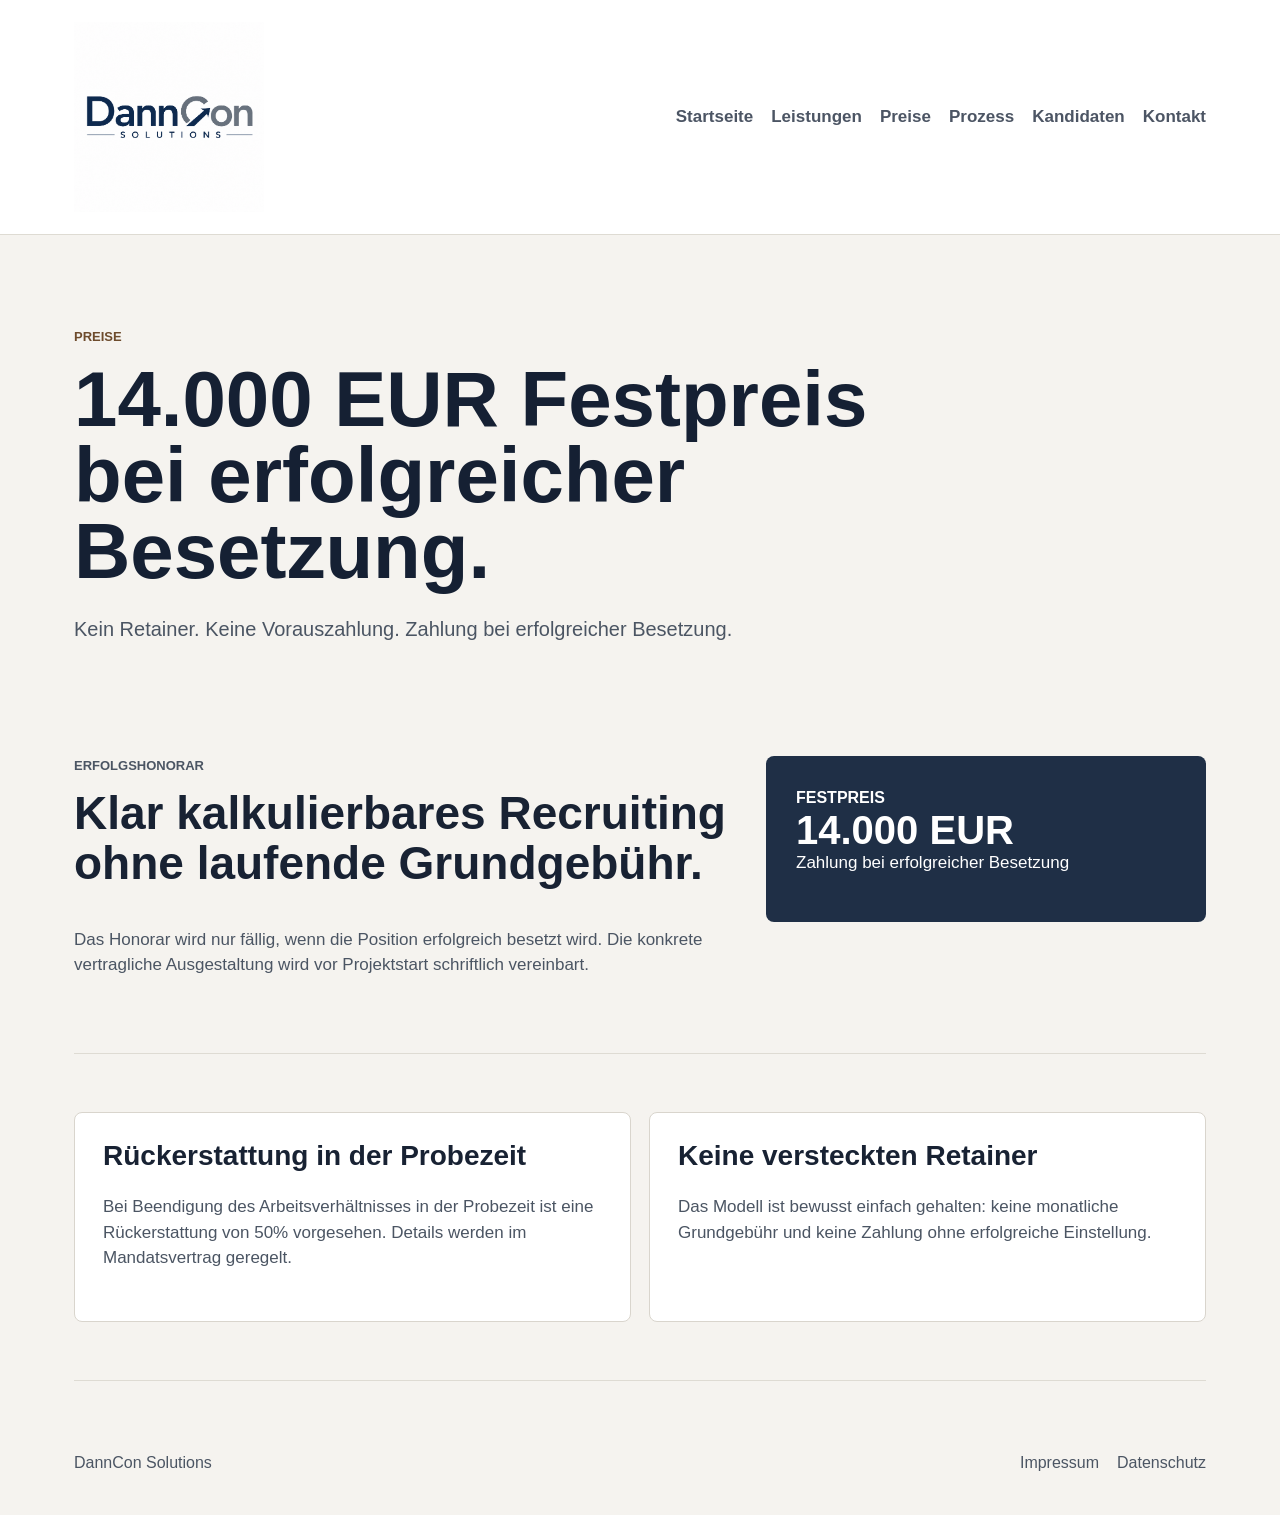
<file: preise.html>
<!doctype html>
<html lang="de">
<head>
  <meta charset="utf-8" />
  <meta name="viewport" content="width=device-width, initial-scale=1" />
  <title>Preise | DannCon Solutions</title>
  <link rel="stylesheet" href="styles.css" />
</head>
<body>
  <header class="site-header">
    <nav class="nav" aria-label="Hauptnavigation">
      <a class="brand" href="index.html" aria-label="DannCon Solutions Startseite"><img class="brand-logo" src="danncon-logo.png" alt="DannCon Solutions Logo" /></a>
      <div class="nav-links">
        <a href="index.html">Startseite</a>
        <a href="leistungen.html">Leistungen</a>
        <a href="preise.html">Preise</a>
        <a href="prozess.html">Prozess</a>
        <a href="kandidaten.html">Kandidaten</a>
        <a href="kontakt.html">Kontakt</a>
      </div>
    </nav>
  </header>

  <main>
    <section class="page-hero">
      <p class="eyebrow">Preise</p>
      <h1>14.000 EUR Festpreis bei erfolgreicher Besetzung.</h1>
      <p class="hero-text">Kein Retainer. Keine Vorauszahlung. Zahlung bei erfolgreicher Besetzung.</p>
    </section>

    <section class="section pricing-band">
      <div>
        <p class="eyebrow">Erfolgshonorar</p>
        <h2>Klar kalkulierbares Recruiting ohne laufende Grundgebühr.</h2>
        <p>Das Honorar wird nur fällig, wenn die Position erfolgreich besetzt wird. Die konkrete vertragliche Ausgestaltung wird vor Projektstart schriftlich vereinbart.</p>
      </div>
      <div class="pricing-box">
        <span>Festpreis</span>
        <strong>14.000 EUR</strong>
        <p>Zahlung bei erfolgreicher Besetzung</p>
      </div>
    </section>

    <section class="section">
      <div class="cards two">
        <article class="card">
          <h2>Rückerstattung in der Probezeit</h2>
          <p>Bei Beendigung des Arbeitsverhältnisses in der Probezeit ist eine Rückerstattung von 50% vorgesehen. Details werden im Mandatsvertrag geregelt.</p>
        </article>
        <article class="card">
          <h2>Keine versteckten Retainer</h2>
          <p>Das Modell ist bewusst einfach gehalten: keine monatliche Grundgebühr und keine Zahlung ohne erfolgreiche Einstellung.</p>
        </article>
      </div>
    </section>
  </main>

  <footer class="footer"><span>DannCon Solutions</span><div><a href="impressum.html">Impressum</a><a href="datenschutz.html">Datenschutz</a></div></footer>
</body>
</html>
</file>
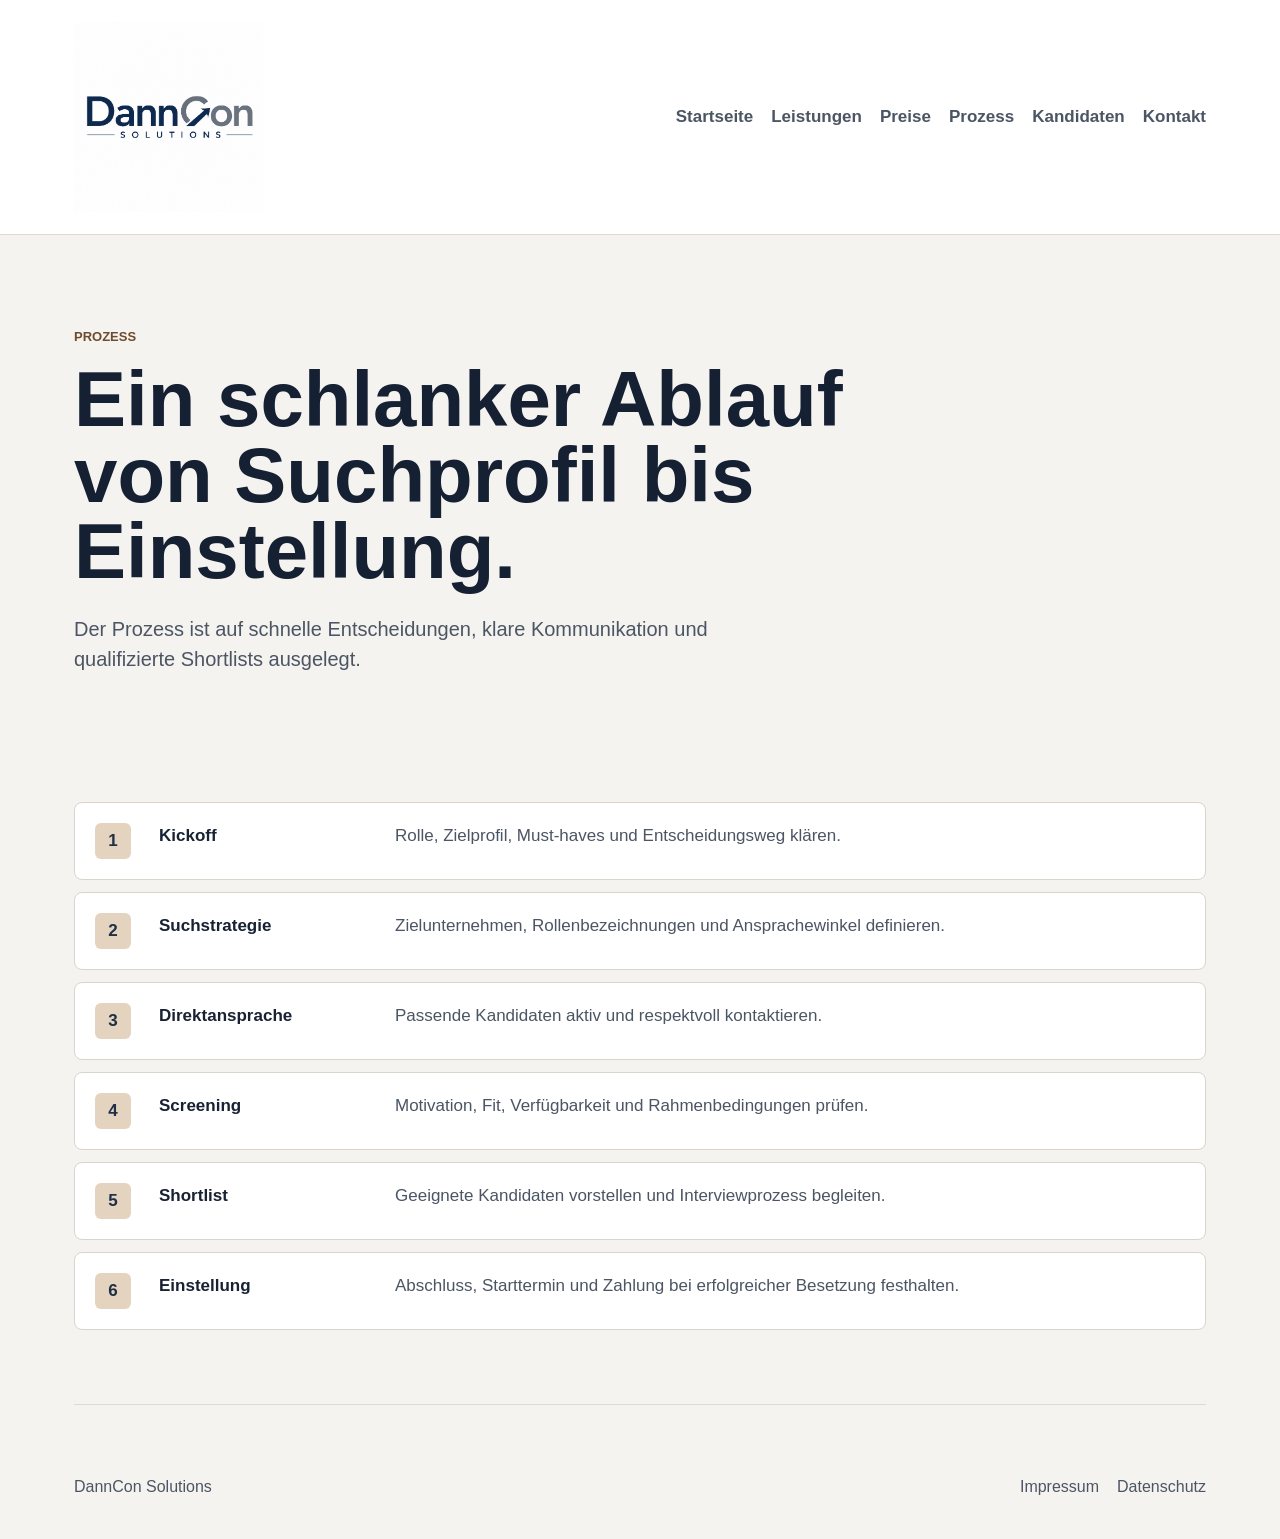
<file: prozess.html>
<!doctype html>
<html lang="de">
<head>
  <meta charset="utf-8" />
  <meta name="viewport" content="width=device-width, initial-scale=1" />
  <title>Prozess | DannCon Solutions</title>
  <link rel="stylesheet" href="styles.css" />
</head>
<body>
  <header class="site-header">
    <nav class="nav" aria-label="Hauptnavigation">
      <a class="brand" href="index.html" aria-label="DannCon Solutions Startseite"><img class="brand-logo" src="danncon-logo.png" alt="DannCon Solutions Logo" /></a>
      <div class="nav-links">
        <a href="index.html">Startseite</a>
        <a href="leistungen.html">Leistungen</a>
        <a href="preise.html">Preise</a>
        <a href="prozess.html">Prozess</a>
        <a href="kandidaten.html">Kandidaten</a>
        <a href="kontakt.html">Kontakt</a>
      </div>
    </nav>
  </header>

  <main>
    <section class="page-hero">
      <p class="eyebrow">Prozess</p>
      <h1>Ein schlanker Ablauf von Suchprofil bis Einstellung.</h1>
      <p class="hero-text">Der Prozess ist auf schnelle Entscheidungen, klare Kommunikation und qualifizierte Shortlists ausgelegt.</p>
    </section>

    <section class="section">
      <ol class="steps">
        <li><strong>Kickoff</strong><span>Rolle, Zielprofil, Must-haves und Entscheidungsweg klären.</span></li>
        <li><strong>Suchstrategie</strong><span>Zielunternehmen, Rollenbezeichnungen und Ansprachewinkel definieren.</span></li>
        <li><strong>Direktansprache</strong><span>Passende Kandidaten aktiv und respektvoll kontaktieren.</span></li>
        <li><strong>Screening</strong><span>Motivation, Fit, Verfügbarkeit und Rahmenbedingungen prüfen.</span></li>
        <li><strong>Shortlist</strong><span>Geeignete Kandidaten vorstellen und Interviewprozess begleiten.</span></li>
        <li><strong>Einstellung</strong><span>Abschluss, Starttermin und Zahlung bei erfolgreicher Besetzung festhalten.</span></li>
      </ol>
    </section>
  </main>

  <footer class="footer"><span>DannCon Solutions</span><div><a href="impressum.html">Impressum</a><a href="datenschutz.html">Datenschutz</a></div></footer>
</body>
</html>
</file>
<file: styles.css>
:root {
  color: #20242c;
  background: #f5f3ef;
  font-family: Arial, Helvetica, sans-serif;
  line-height: 1.5;
}

* {
  box-sizing: border-box;
}

html {
  scroll-behavior: auto;
}

body {
  margin: 0;
}

a {
  color: inherit;
}

.site-header {
  background: #ffffff;
  border-bottom: 1px solid #dedbd3;
}

.nav {
  display: flex;
  align-items: center;
  justify-content: space-between;
  gap: 24px;
  max-width: 1180px;
  margin: 0 auto;
  padding: 22px 24px;
}

.brand,
.nav-links,
.hero-actions,
.footer div {
  display: flex;
  align-items: center;
}

.brand {
  flex-shrink: 0;
  width: 190px;
  font-weight: 700;
  text-decoration: none;
}

.brand-logo {
  display: block;
  width: 190px;
  height: auto;
  border-radius: 0;
  object-fit: contain;
}

.nav-links {
  flex-wrap: wrap;
  justify-content: flex-end;
  gap: 18px;
  color: #4c5564;
  font-size: 17px;
  font-weight: 700;
}

.nav-links a,
.footer a {
  text-decoration: none;
}

.nav-links a:hover,
.footer a:hover {
  color: #1f2f46;
  text-decoration: underline;
  text-underline-offset: 4px;
}

.hero {
  display: grid;
  grid-template-columns: minmax(0, 1fr) 320px;
  gap: 48px;
  max-width: 1180px;
  margin: 0 auto;
  padding: 82px 24px 72px;
}

.hero-single {
  grid-template-columns: minmax(0, 1fr);
}

.page-hero {
  max-width: 900px;
  padding: 64px 0 34px;
}

.hero-content {
  max-width: 820px;
}

.eyebrow {
  margin: 0 0 14px;
  color: #6d4b2c;
  font-size: 13px;
  font-weight: 700;
  letter-spacing: 0;
  text-transform: uppercase;
}

h1,
h2,
h3,
p {
  margin-top: 0;
}

h1 {
  margin-bottom: 24px;
  color: #152033;
  font-size: clamp(42px, 7vw, 78px);
  line-height: 0.98;
  letter-spacing: 0;
}

h2 {
  color: #182233;
  font-size: clamp(28px, 4vw, 46px);
  line-height: 1.08;
  letter-spacing: 0;
}

h3 {
  color: #182233;
  font-size: 21px;
}

p,
li,
label,
input,
textarea,
button {
  font-size: 17px;
}

.hero-text {
  max-width: 720px;
  color: #4b5563;
  font-size: 20px;
}

.hero-actions {
  flex-wrap: wrap;
  gap: 12px;
  margin-top: 32px;
}

.button {
  display: inline-flex;
  align-items: center;
  justify-content: center;
  min-height: 46px;
  padding: 12px 18px;
  border: 1px solid transparent;
  border-radius: 6px;
  font-weight: 700;
  text-decoration: none;
  cursor: pointer;
}

.button.primary {
  background: #1f2f46;
  color: #ffffff;
}

.button.secondary {
  background: #ffffff;
  color: #1f2f46;
  border-color: #c9ced6;
}

.hero-panel {
  align-self: end;
  padding: 28px;
  border: 1px solid #d7d1c6;
  border-radius: 8px;
  background: #f8f1e6;
}

.hero-panel strong,
.pricing-box strong {
  display: block;
  color: #1f2f46;
  font-size: 40px;
  line-height: 1;
}

.panel-label,
.pricing-box span {
  margin-bottom: 12px;
  color: #6d4b2c;
  font-weight: 700;
  text-transform: uppercase;
}

main {
  max-width: 1180px;
  margin: 0 auto;
  padding: 28px 24px 44px;
}

.section {
  padding: 58px 0;
  border-bottom: 1px solid #dedbd3;
}

.section-heading {
  max-width: 760px;
  margin-bottom: 28px;
}

.cards {
  display: grid;
  gap: 18px;
}

.cards.three {
  grid-template-columns: repeat(3, minmax(0, 1fr));
}

.cards.two {
  grid-template-columns: repeat(2, minmax(0, 1fr));
}

.card,
.legal-card {
  min-height: 210px;
  padding: 28px;
  border: 1px solid #d9d5cd;
  border-radius: 8px;
  background: #ffffff;
}

.card h2 {
  font-size: 28px;
}

.text-link {
  display: inline-flex;
  margin-top: 10px;
  color: #1f2f46;
  font-weight: 700;
  text-decoration: underline;
  text-underline-offset: 4px;
}

.card p,
.legal-card p,
.pricing-band p,
.split p,
.contact-section p {
  color: #4b5563;
}

.pricing-band,
.concept-band,
.split,
.contact-section,
.legal-grid {
  display: grid;
  grid-template-columns: minmax(0, 1fr) minmax(280px, 440px);
  gap: 36px;
  align-items: start;
}

.pricing-box {
  padding: 30px;
  border-radius: 8px;
  background: #1f2f46;
  color: #ffffff;
}

.pricing-box span,
.pricing-box p,
.pricing-box strong {
  color: #ffffff;
}

.steps {
  display: grid;
  gap: 12px;
  padding: 0;
  list-style: none;
  counter-reset: step;
}

.steps li {
  display: grid;
  grid-template-columns: 48px minmax(130px, 220px) 1fr;
  gap: 16px;
  align-items: start;
  padding: 20px;
  border: 1px solid #d9d5cd;
  border-radius: 8px;
  background: #ffffff;
}

.steps li::before {
  counter-increment: step;
  content: counter(step);
  display: grid;
  width: 36px;
  height: 36px;
  place-items: center;
  border-radius: 6px;
  background: #e4d4bf;
  color: #1f2f46;
  font-weight: 700;
}

.steps strong {
  color: #182233;
}

.steps span {
  color: #4b5563;
}

.check-list {
  display: grid;
  gap: 10px;
  padding: 0;
  list-style: none;
}

.check-list li {
  padding: 12px 14px;
  border-left: 4px solid #1f2f46;
  background: #ffffff;
}

.contact-form {
  display: grid;
  gap: 14px;
  padding: 24px;
  border: 1px solid #d9d5cd;
  border-radius: 8px;
  background: #ffffff;
}

.candidate-contact-section {
  grid-template-columns: minmax(280px, 0.85fr) minmax(360px, 1.35fr);
  gap: 48px;
}

.candidate-form {
  gap: 18px;
  padding: 34px;
}

.candidate-form h2 {
  margin-bottom: 4px;
}

.candidate-form textarea {
  min-height: 170px;
}

.cta-box {
  display: grid;
  align-content: start;
  justify-items: start;
  padding: 24px;
  border: 1px solid #d9d5cd;
  border-radius: 8px;
  background: #ffffff;
}

.legal-content {
  max-width: 820px;
}

.legal-content h2 {
  margin-top: 34px;
  font-size: 28px;
}

.legal-content h2:first-child {
  margin-top: 0;
}

.detail-list {
  display: grid;
  gap: 10px;
  padding-left: 22px;
  color: #4b5563;
}

label {
  display: grid;
  gap: 6px;
  color: #394150;
  font-weight: 700;
}

input,
textarea {
  width: 100%;
  border: 1px solid #c9ced6;
  border-radius: 6px;
  padding: 12px 14px;
  color: #20242c;
  font: inherit;
}

textarea {
  resize: vertical;
}

.legal-grid {
  grid-template-columns: repeat(2, minmax(0, 1fr));
}

.footer {
  display: flex;
  align-items: center;
  justify-content: space-between;
  gap: 20px;
  max-width: 1180px;
  margin: 0 auto;
  padding: 26px 24px 40px;
  color: #4b5563;
}

.footer div {
  gap: 18px;
}

@media (max-width: 900px) {
  .nav {
    align-items: flex-start;
    flex-direction: column;
  }

  .nav-links {
    justify-content: flex-start;
  }

  .hero,
  .pricing-band,
  .candidate-contact-section,
  .split,
  .contact-section,
  .legal-grid {
    grid-template-columns: 1fr;
  }

  .hero {
    padding-top: 56px;
  }

  .cards.three {
    grid-template-columns: 1fr;
  }

  .cards.two {
    grid-template-columns: 1fr;
  }

  .steps li {
    grid-template-columns: 42px 1fr;
  }

  .steps span {
    grid-column: 2;
  }
}

@media (max-width: 560px) {
  .nav,
  .hero,
  main,
  .footer {
    padding-left: 18px;
    padding-right: 18px;
  }

  h1 {
    font-size: 42px;
  }

  h2 {
    font-size: 30px;
  }

  .button {
    width: 100%;
  }

  .brand,
  .brand-logo {
    width: 152px;
  }

  .hero-panel strong,
  .pricing-box strong {
    font-size: 34px;
  }

  .footer {
    align-items: flex-start;
    flex-direction: column;
  }
}
</file>
